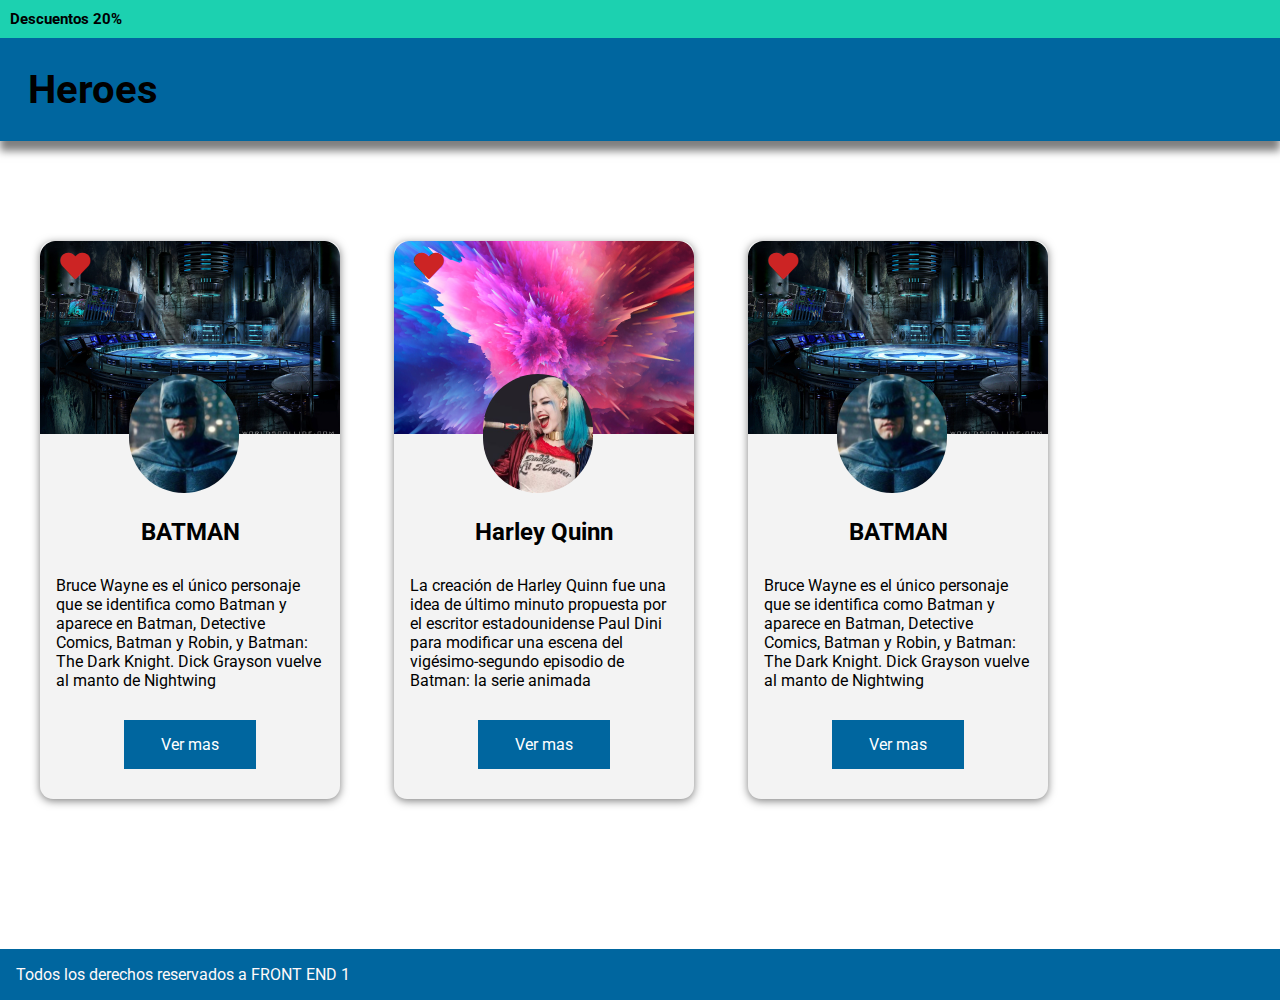
<file: root/CardSuperHeroes/index.html>
<!DOCTYPE html>
<html lang="en">
  <head>
    <meta charset="UTF-8" />
    <meta http-equiv="X-UA-Compatible" content="IE=edge" />
    <meta name="viewport" content="width=device-width, initial-scale=1.0" />
    <title>Cards Super Heroes</title>
    <link
      rel="stylesheet"
      href="https://use.fontawesome.com/releases/v5.15.2/css/all.css"
    />
    <link rel="preconnect" href="https://fonts.googleapis.com" />
    <link rel="preconnect" href="https://fonts.gstatic.com" crossorigin />
    <link
      href="https://fonts.googleapis.com/css2?family=Roboto:wght@300&display=swap"
      rel="stylesheet"
    />
    <link href="styles.css" rel="stylesheet" />
  </head>
  <body>
    <header class="header">
      <div class="dscto">
        <span>Descuentos 20%</span>
      </div>
      <div class="titulo">
        <span>Heroes</span>
      </div>
    </header>
    <main class="main">
      <ul>
        <li class="card">
          <div class="padre">
            <i class="fas fa-heart heart"></i>
            <div><img src="img/fondobatman.png" /></div>
            <div class="mitad">
              <img class="redondo" src="img/batman.png" />
            </div>
          </div>
          <div class="centrar">
            <h2>BATMAN</h2>
            <p class="texto">
              Bruce Wayne es el único personaje que se identifica como Batman y
              aparece en Batman, Detective Comics, Batman y Robin, y Batman: The
              Dark Knight. Dick Grayson vuelve al manto de Nightwing
            </p>
            <a class="boton" href="#"> Ver mas </a>
          </div>
        </li>
        <!-- Card 2-->
        <li class="card espacio">
          <div class="padre">
            <i class="fas fa-heart heart"></i>
            <div><img src="img/fondoHQ.png" /></div>
            <div class="mitad">
              <img class="redondo" src="img/HQ.jpg" />
            </div>
          </div>
          <div class="centrar">
            <h2>Harley Quinn</h2>
            <p class="texto">
              La creación de Harley Quinn fue una idea de último minuto
              propuesta por el escritor estadounidense Paul Dini para modificar
              una escena del vigésimo-segundo episodio de Batman: la serie
              animada
            </p>
            <a class="boton" href="#"> Ver mas </a>
          </div>
        </li>
        <!-- Card 3-->
        <li class="card espacio">
          <div class="padre">
            <i class="fas fa-heart heart"></i>
            <div><img src="img/fondobatman.png" /></div>
            <div class="mitad">
              <img class="redondo" src="img/batman.png" />
            </div>
          </div>
          <div class="centrar">
            <h2>BATMAN</h2>
            <p class="texto">
              Bruce Wayne es el único personaje que se identifica como Batman y
              aparece en Batman, Detective Comics, Batman y Robin, y Batman: The
              Dark Knight. Dick Grayson vuelve al manto de Nightwing
            </p>
            <a class="boton" href="#"> Ver mas </a>
          </div>
        </li>
      </ul>
    </main>
    <footer class="footer">Todos los derechos reservados a FRONT END 1</footer>
  </body>
</html>
</file>
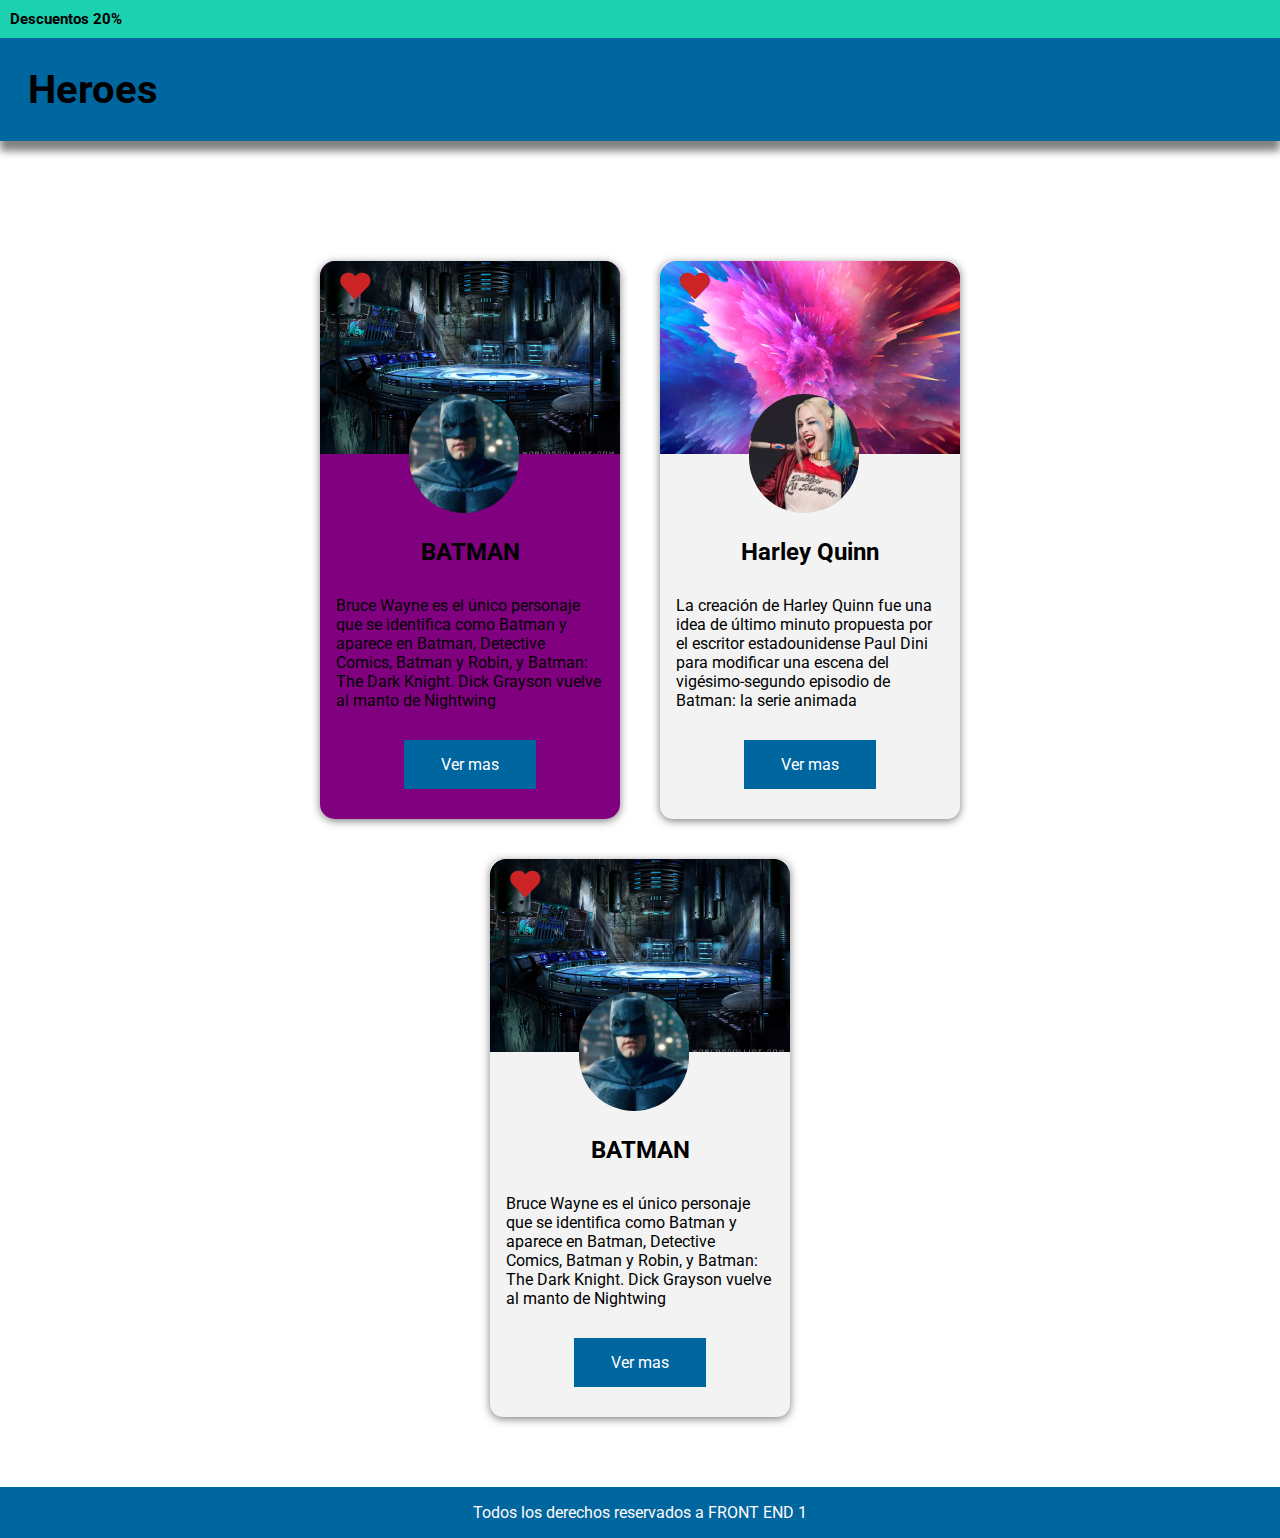
<file: root/CardSuperHeroes2/index.html>
<!DOCTYPE html>
<html lang="en">
  <head>
    <meta charset="UTF-8" />
    <meta http-equiv="X-UA-Compatible" content="IE=edge" />
    <meta name="viewport" content="width=device-width, initial-scale=1.0" />
    <title>Cards Super Heroes</title>
    <link
      rel="stylesheet"
      href="https://use.fontawesome.com/releases/v5.15.2/css/all.css"
    />
    <link rel="preconnect" href="https://fonts.googleapis.com" />
    <link rel="preconnect" href="https://fonts.gstatic.com" crossorigin />
    <link
      href="https://fonts.googleapis.com/css2?family=Roboto:wght@300&display=swap"
      rel="stylesheet"
    />
    <link href="styles.css" rel="stylesheet" />
  </head>
  <body>
    <header class="header">
      <div class="dscto">
        <span>Descuentos 20%</span>
      </div>
      <div class="titulo">
        <span>Heroes</span>
      </div>
    </header>
    <main class="main">
      <ul class="contenedor">
        <li class="card">
          <div class="padre">
            <i class="fas fa-heart heart"></i>
            <div><img src="img/fondobatman.png" /></div>
            <div class="mitad">
              <img class="redondo" src="img/batman.png" />
            </div>
          </div>
          <div class="centrar">
            <h2>BATMAN</h2>
            <p class="texto">
              Bruce Wayne es el único personaje que se identifica como Batman y
              aparece en Batman, Detective Comics, Batman y Robin, y Batman: The
              Dark Knight. Dick Grayson vuelve al manto de Nightwing
            </p>
            <a class="boton" href="#"> Ver mas </a>
          </div>
        </li>
        <!-- Card 2-->
        <li class="card">
          <div class="padre">
            <i class="fas fa-heart heart"></i>
            <div><img src="img/fondoHQ.png" /></div>
            <div class="mitad">
              <img class="redondo" src="img/HQ.jpg" />
            </div>
          </div>
          <div class="centrar">
            <h2>Harley Quinn</h2>
            <p class="texto">
              La creación de Harley Quinn fue una idea de último minuto
              propuesta por el escritor estadounidense Paul Dini para modificar
              una escena del vigésimo-segundo episodio de Batman: la serie
              animada
            </p>
            <a class="boton" href="#"> Ver mas </a>
          </div>
        </li>
        <!-- Card 3-->
        <li class="card">
          <div class="padre">
            <i class="fas fa-heart heart"></i>
            <div><img src="img/fondobatman.png" /></div>
            <div class="mitad">
              <img class="redondo" src="img/batman.png" />
            </div>
          </div>
          <div class="centrar">
            <h2>BATMAN</h2>
            <p class="texto">
              Bruce Wayne es el único personaje que se identifica como Batman y
              aparece en Batman, Detective Comics, Batman y Robin, y Batman: The
              Dark Knight. Dick Grayson vuelve al manto de Nightwing
            </p>
            <a class="boton" href="#"> Ver mas </a>
          </div>
        </li>
      </ul>
    </main>
    <footer class="footer">Todos los derechos reservados a FRONT END 1</footer>
  </body>
</html>
</file>
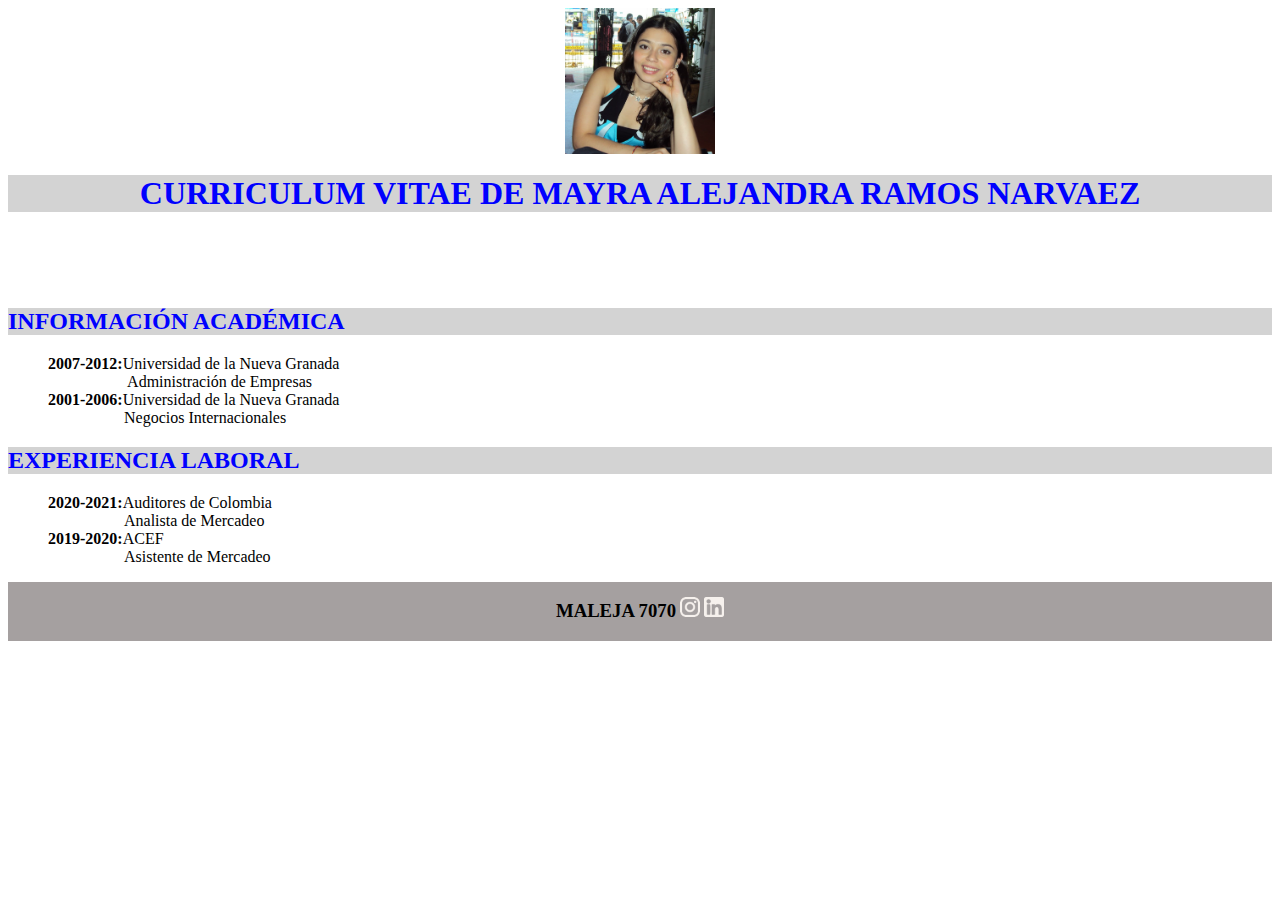
<file: root/CurriculumVitae/index.html>
<!DOCTYPE html>
<html lang="en">
  <head>
    <meta charset="UTF-8" />
    <meta http-equiv="X-UA-Compatible" content="IE=edge" />
    <meta name="viewport" content="width=device-width, initial-scale=1.0" />
    <title>CV Mayra Alejandra Ramos</title>
    <link href="styles.css" rel="stylesheet" />
  </head>
  <body>
    <header>
      <img  src=" img/yo.jpg" alt="FotoMayraRamos" height="146,37" width="150" />
    </header>
    <main>
      <h1 style="background:lightgrey;"id="curriculum">CURRICULUM VITAE DE MAYRA ALEJANDRA RAMOS NARVAEZ</h1>
      <br />
      <br />
      <br />
      <h2 class="titulo" style="background:lightgrey; >DATOS PERSONALES</h2>
      <ul>
        <li><em><strong>Nombre completo:</em></strong> Mayra Alejandra Ramos</li>
        <li><em><strong>Fecha de Nacimiento:</em></strong>21/09/1939</li>
        <li><em><strong>Lugar de Nacimiento:</em></strong> Madrid - España</li>
      </ul>
      <h2 class="titulo" style="background:lightgrey";>INFORMACIÓN ACADÉMICA</h2>
      <ul type="none">
        <li>
          <strong>2007-2012:</strong>Universidad de la Nueva Granada<br>
          &nbsp&nbsp&nbsp&nbsp&nbsp&nbsp&nbsp&nbsp&nbsp&nbsp&nbsp&nbsp&nbsp&nbsp&nbsp&nbsp&nbsp&nbsp&nbsp Administración de Empresas
        </li>
        <li>
         <strong> 2001-2006:</strong>Universidad de la Nueva Granada<br>
         &nbsp&nbsp&nbsp&nbsp&nbsp&nbsp&nbsp&nbsp&nbsp&nbsp&nbsp&nbsp&nbsp&nbsp&nbsp&nbsp&nbsp&nbsp&nbspNegocios Internacionales
        </li>
      </ul type="none">
      <h2 class="titulo" style="background:lightgrey"> EXPERIENCIA LABORAL</h2>
      <ul type="none">
        <li> <strong>2020-2021:</strong>Auditores de Colombia <br>
          &nbsp&nbsp&nbsp&nbsp&nbsp&nbsp&nbsp&nbsp&nbsp&nbsp&nbsp&nbsp&nbsp&nbsp&nbsp&nbsp&nbsp&nbsp&nbspAnalista de Mercadeo</li>
        <li> <strong>2019-2020:</strong>ACEF <br>
          &nbsp&nbsp&nbsp&nbsp&nbsp&nbsp&nbsp&nbsp&nbsp&nbsp&nbsp&nbsp&nbsp&nbsp&nbsp&nbsp&nbsp&nbsp&nbspAsistente de Mercadeo</li>
      </ul>
    </main>
  </body>
  
  <footer style="background:rgb(165, 160, 160); text-align: center;">
    <h3 style="display: inline-block;"> MALEJA 7070 </h3>
    <div style="display: inline-block;">
      <img src="img/Instagram.png" height=20px/>
    </div>
    <div style="display: inline-block;">
      <img src="img/linkedin.png" height=20px/>
    </div>
  </footer>
  
</html>
</file>
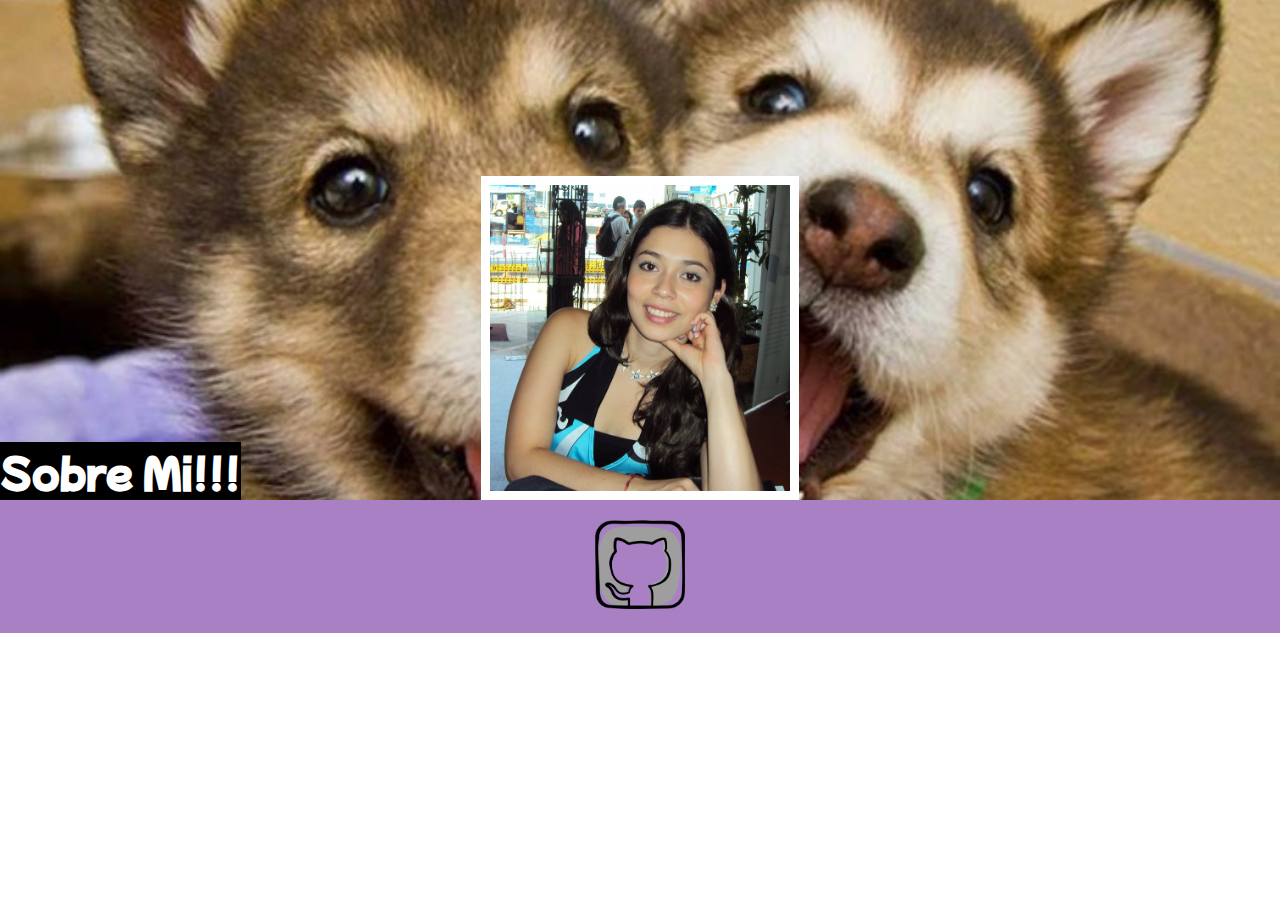
<file: root/MiBio/index.html>
<!DOCTYPE html>
<html lang="en">
  <head>
    <meta charset="UTF-8" />
    <meta http-equiv="X-UA-Compatible" content="IE=edge" />
    <meta name="viewport" content="width=device-width, initial-scale=1.0" />
    <link href="css/main.css" rel="stylesheet" />
    <title>Mi Bio</title>
    <link rel="preconnect" href="https://fonts.googleapis.com" />
    <link rel="preconnect" href="https://fonts.gstatic.com" crossorigin />
    <link
      href="https://fonts.googleapis.com/css2?family=Mochiy+Pop+One&display=swap"
      rel="stylesheet"
    />
  </head>

  <body>
    <header class="banner">
      <div class="bottom"><img src="img/yo.jpg" class="foto" /></div>
      <nav class="menu">
        <a class="negrita" href="./sobremi.html">Sobre Mi!!!</a>
      </nav>
    </header>
  </body>
  <footer class="footer">
    <div>
      <a href="https://github.com/MayraRamosN" target="_blank">
        <img class="icono" src="./img/github.png" alt="github" />
      </a>
    </div>
  </footer>
</html>
</file>
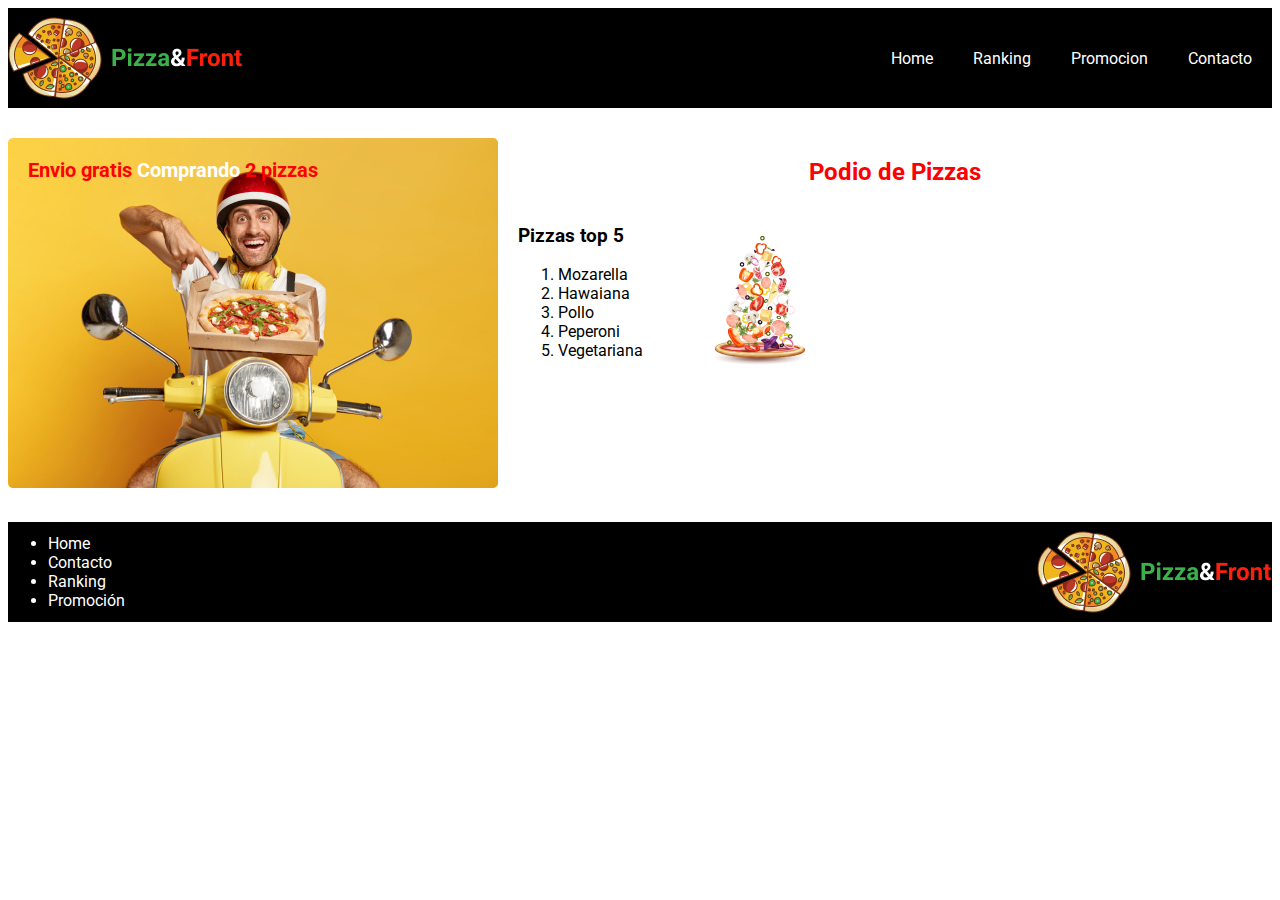
<file: root/PizzeriaWeb/index.html>
<!DOCTYPE html>
<html lang="en">
  <head>
    <meta charset="UTF-8" />
    <meta http-equiv="X-UA-Compatible" content="IE=edge" />
    <meta name="viewport" content="width=device-width, initial-scale=1.0" />
    <title>Pizza&Front</title>
    <link rel="stylesheet" href="./css/style.css" />
    <link rel="preconnect" href="https://fonts.googleapis.com" />
    <link rel="preconnect" href="https://fonts.gstatic.com" crossorigin />
    <link
      href="https://fonts.googleapis.com/css2?family=Roboto:wght@300&display=swap"
      rel="stylesheet"
    />
  </head>
  <body>
    <header class="header">
      <img src="img/logopizza.png" />
      <nav>
        <ul class="lista" type="none">
          <li>Home</li>
          <li>Ranking</li>
          <li>Promocion</li>
          <li>Contacto</li>
        </ul>
      </nav>
    </header>
    <div class="contenedor">
      <div class="segundobloque">
        <p class="roja">
          Envio gratis <span class="blanco">Comprando</span> 2 pizzas
        </p>
        <img src="./img/delivery.jpg" />
      </div>
      <div class="segundocontenedor">
        <h2 class="titulo">Podio de Pizzas</h2>
        <div class="contenido">
          <div>
            <h3>Pizzas top 5</h3>
            <ol type="1">
              <li>Mozarella</li>
              <li>Hawaiana</li>
              <li>Pollo</li>
              <li>Peperoni</li>
              <li>Vegetariana</li>
            </ol>
          </div>
          <div class="espacio"><img class src="./img/PizzaFalling.jpg" /></div>
        </div>
      </div>
    </div>
    <footer class="footer">
      <nav>
        <ul>
          <li>Home</li>
          <li>Contacto</li>
          <li>Ranking</li>
          <li>Promoción</li>
        </ul>
      </nav>
      <img src="img/logopizza.png" />
    </footer>
  </body>
</html>
</file>
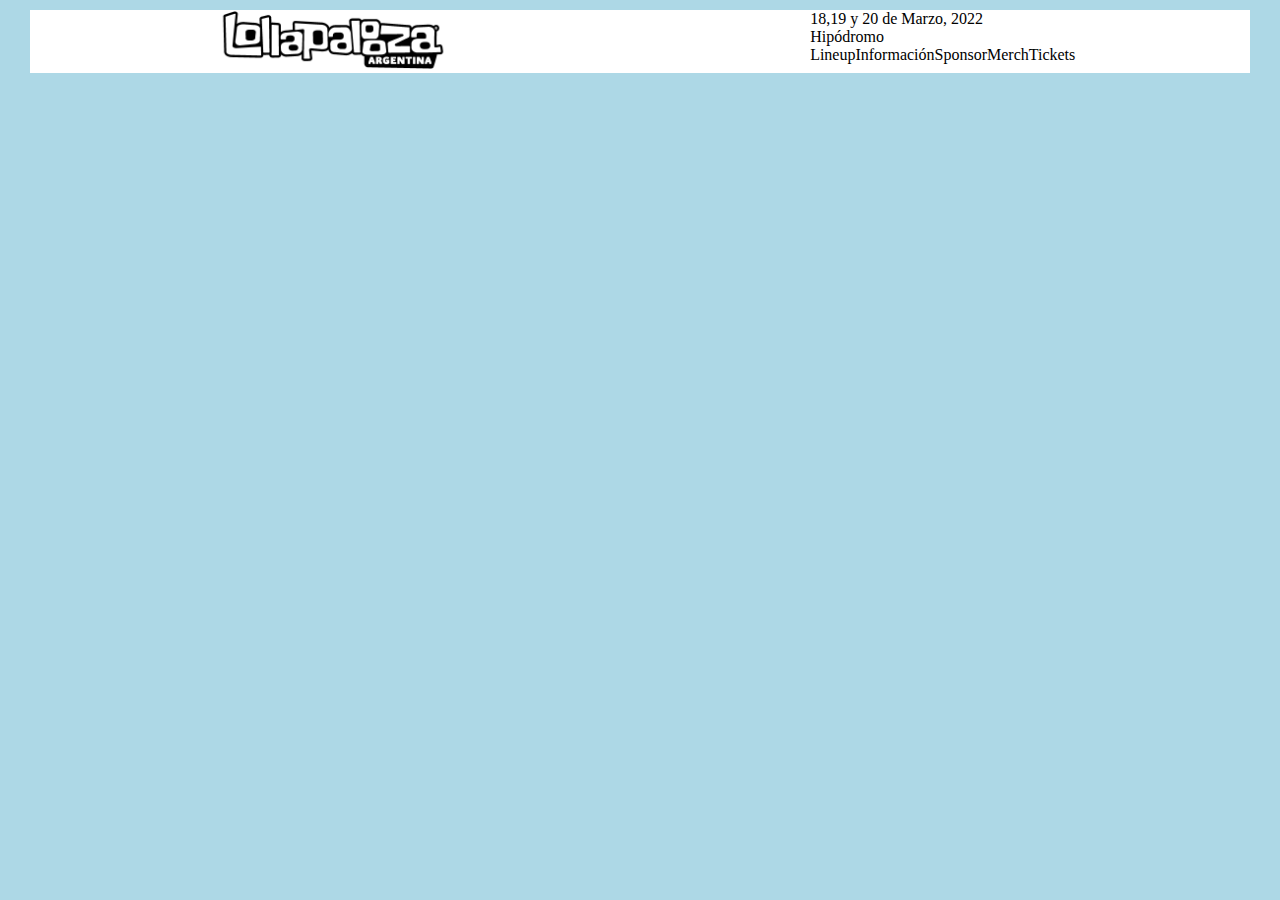
<file: root/Practica19Nov/index.html>
<!DOCTYPE html>
<html lang="en">
  <head>
    <meta charset="UTF-8" />
    <meta http-equiv="X-UA-Compatible" content="IE=edge" />
    <meta name="viewport" content="width=device-width, initial-scale=1.0" />
    <title>Document</title>
    <link rel="stylesheet" href="css/style.css" />
  </head>
  <body>
    <header>
      <a href="#"><img src="./img/Logo.png" alt="Lolapalooza" /> </a>
      <section>
        <p>18,19 y 20 de Marzo, 2022</p>
        <p>Hipódromo</p>
        <nav>
          <ul class="container">
            <li><a href="#"> Lineup</a></li>
            <li><a href="#"> Información</a></li>
            <li><a href="#"> Sponsor</a></li>
            <li><a href="#"> Merch</a></li>
            <li><a href="#"> Tickets</a></li>
          </ul>
        </nav>
      </section>
    </header>
  </body>
</html>
</file>
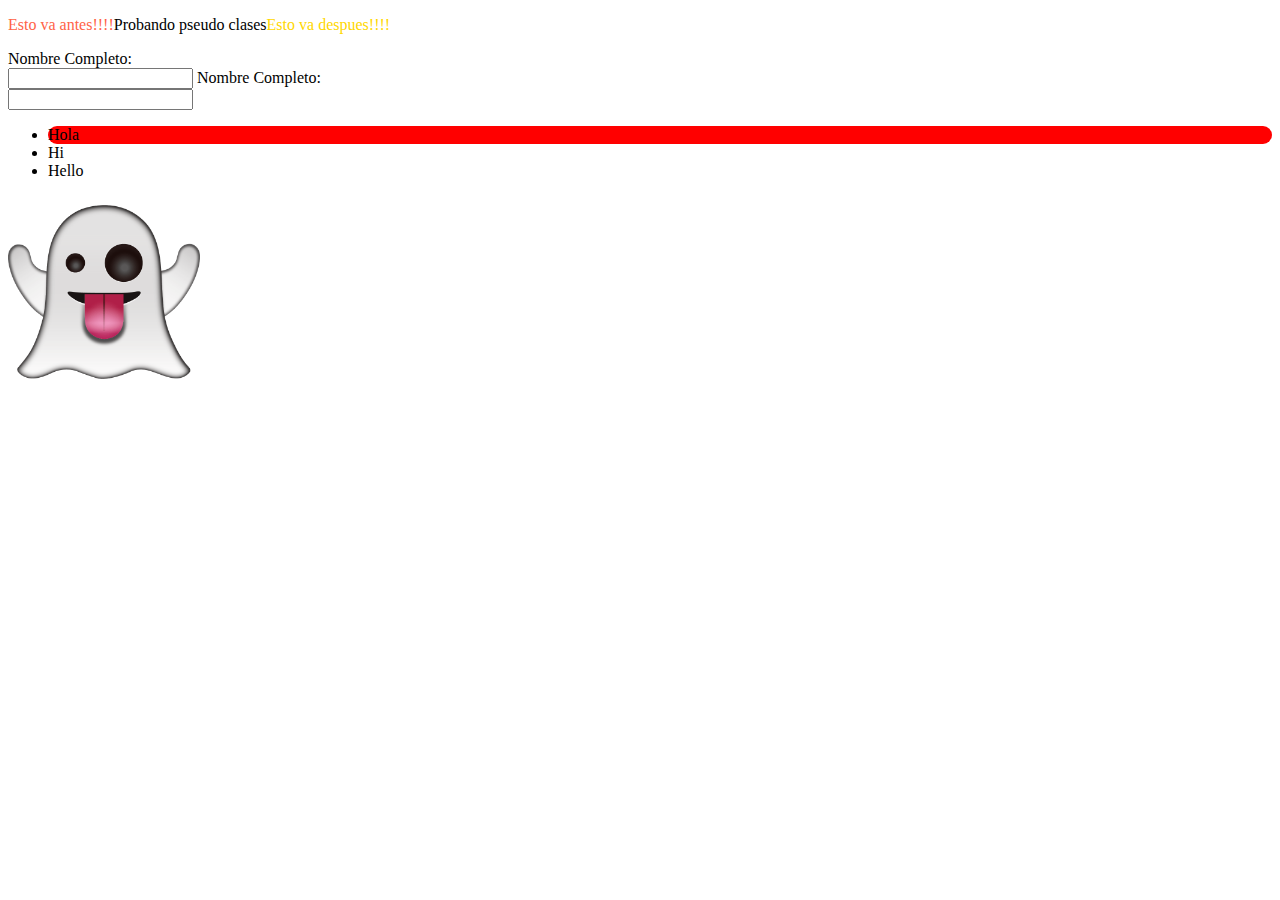
<file: root/Practicas/index.html>
<!DOCTYPE html>
<html lang="en">
  <head>
    <meta charset="UTF-8" />
    <meta http-equiv="X-UA-Compatible" content="IE=edge" />
    <meta name="viewport" content="width=device-width, initial-scale=1.0" />
    <title>Document</title>
    <link rel="stylesheet" href="./css/styles.css" />
  </head>
  <body>
    <!-- <div>
        <a href="contacto.html" target="_blank">Contacto </a></li>
      </div> -->
    <div>
      <p>Probando pseudo clases</p>
    </div>
    <span>
      <label>Nombre Completo:</label> <br />
      <input type="text" required name="nombredeusuario" />

      <label>Nombre Completo:</label> <br />
      <input type="text" required name="nombredeusuario" />
    </span>
    <ul>
      <li>Hola</li>
      <li>Hi</li>
      <li>Hello</li>
    </ul>

    <div class="fantasma">
      <img class="ghost" src="img/fantasma.png" alt="fantasma" />
    </div>
    </body>
</html>
</file>
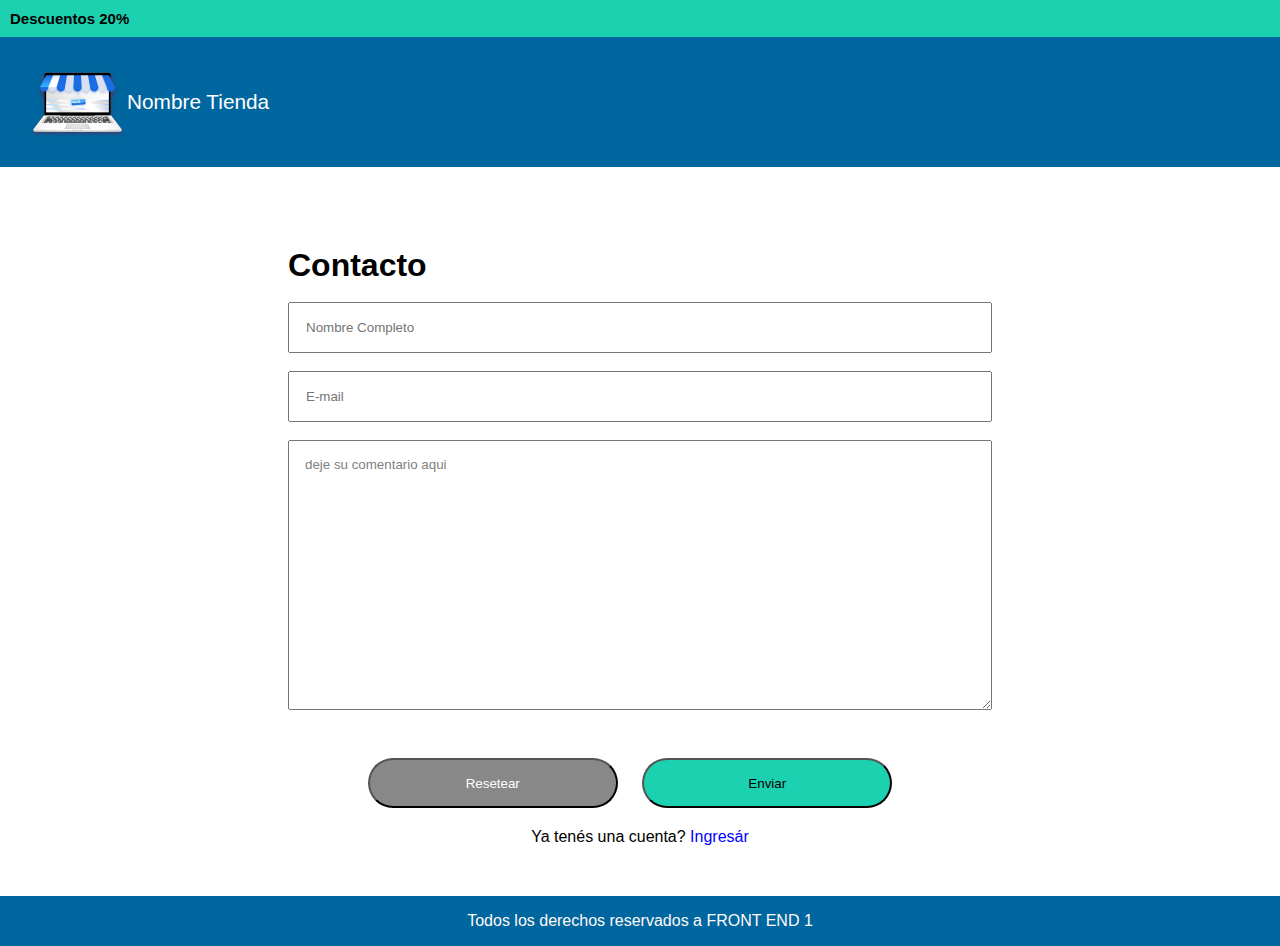
<file: root/CardSuperHeroes2/contacto.html>
<!DOCTYPE html>
<html lang="en">
<head>
    <meta charset="UTF-8">
    <meta http-equiv="X-UA-Compatible" content="IE=edge">
    <meta name="viewport" content="width=device-width, initial-scale=1.0">
    <title>Contacto</title>
    <link href="styles.css" rel="stylesheet" />
  </head>
  <body>
    <header class="header">
      <div class="dscto">
        <span>Descuentos 20%</span>
      </div>
      <div class="titulo2">
        <img src="img/tienda.png" alt="tienda">
        <span>Nombre Tienda</span>
      </div>
</head>
<body>
    <div class="centrar2">
     <form action="" method="post">
       <div class="formulario">
        <h1>Contacto</h1>
        <div>
          <label>Nombre Completo:</label> <br/>
          <input type="text" name="nombredeusuario" placeholder="Nombre Completo"> 
        </div>
        <div>
          <label>E-mail:</label> <br/>
          <input type="email" name="email" placeholder="E-mail"> 
        </div>
        <div>
          <label for="comentario" placeholder="deje su comentario:"> Deje su comentario:</label> <br/>
          <textarea name="comentario" id="comentario">deje su comentario aqui </textarea>
        </div>
        <div class="botones">
          <button id="reset" type="reset">Resetear</button>
          <button id="submit" type="submit">Enviar</button> 
          <div>Ya tenés una cuenta? <a class="colorenlace" href="ingresar.html">Ingresár</a></div>
        </div>
        
      </div>
      </form> 
     </div>
<footer class="footer">Todos los derechos reservados a FRONT END 1</footer>
</body>
</html>
</file>
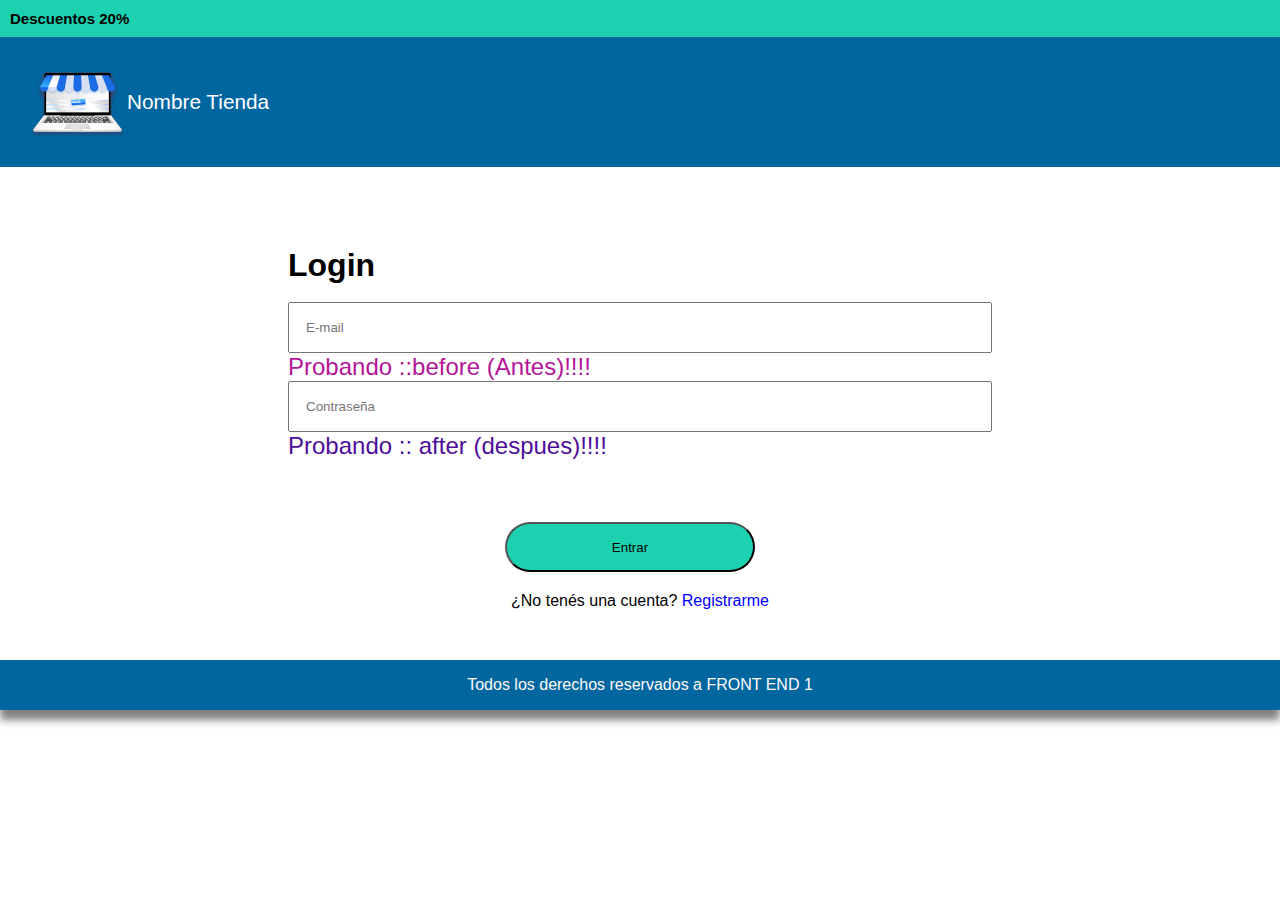
<file: root/CardSuperHeroes2/ingresar.html>
<!DOCTYPE html>
<html lang="en">
<head>
    <meta charset="UTF-8">
    <meta http-equiv="X-UA-Compatible" content="IE=edge">
    <meta name="viewport" content="width=device-width, initial-scale=1.0">
    <title>Login</title>
    <link href="styles.css" rel="stylesheet" />
  </head>
  <body>
    <header class="header">
      <div class="dscto">
        <span>Descuentos 20%</span>
      </div>
      <div class="titulo2">
        <img src="img/tienda.png" alt="tienda">
        <span>Nombre Tienda</span>
      </div>
</head>
<body>
    <div class="centrar2">
     <form action="" method="post">
       <div class="formulario">
        <h1>Login</h1>
        <div>
          <label>E-mail:</label> <br/>
          <input type="email" name="email" placeholder="E-mail"> 
        </div>
        <div class="pass">
          <label>Contraseña:</label> <br/>
          <input type="password" name="password" placeholder="Contraseña"> 
        </div>
        <br/>
        <div class="botones">
          <button id="submit" type="submit">Entrar</button> 
          <div>¿No tenés una cuenta? <a class="colorenlace" href="registrarme.html">Registrarme</a></div>
        </div>
        
      </div>
      </form> 
     </div>
<footer class="footer">Todos los derechos reservados a FRONT END 1</footer>
</body>
</html>
</file>
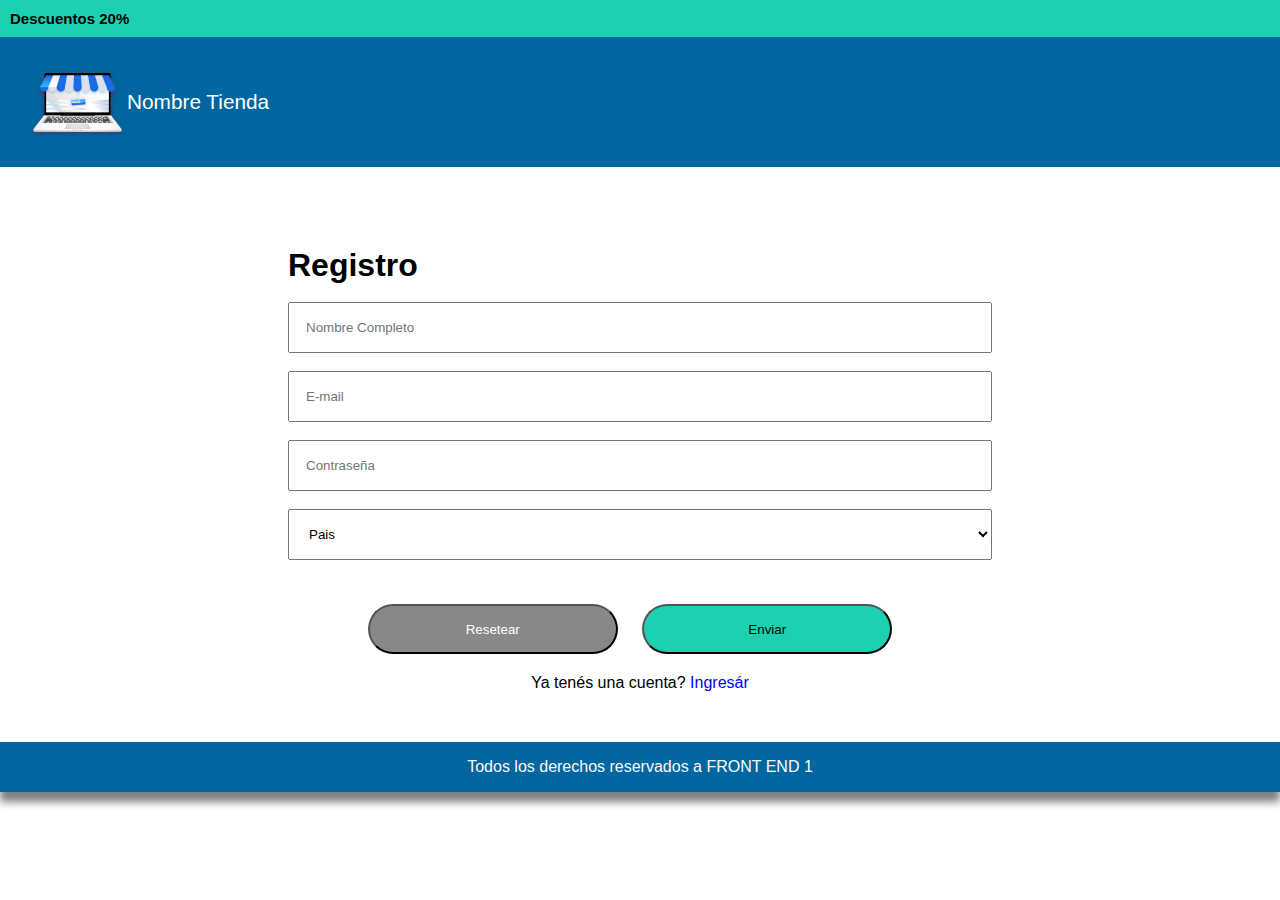
<file: root/CardSuperHeroes2/registrarme.html>
<!DOCTYPE html>
<html lang="en">
<head>
    <meta charset="UTF-8">
    <meta http-equiv="X-UA-Compatible" content="IE=edge">
    <meta name="viewport" content="width=device-width, initial-scale=1.0">
    <title>Registro</title>
    <link href="styles.css" rel="stylesheet" />
  </head>
  <body>
    <header class="header">
      <div class="dscto">
        <span>Descuentos 20%</span>
      </div>
      <div class="titulo2">
        <img src="img/tienda.png" alt="tienda">
        <span>Nombre Tienda</span>
      </div>
</head>
<body>
    <div class="centrar2">
     <form action="" method="post">
       <div class="formulario">
        <h1>Registro</h1>
        <div>
          <label>Nombre Completo:</label> <br/>
          <input type="text" name="nombredeusuario" placeholder="Nombre Completo"> 
        </div>
        <div>
          <label>E-mail:</label> <br/>
          <input type="email" name="email" placeholder="E-mail"> 
        </div>
        <div>
          <label>Contraseña:</label> <br/>
          <input type="password" name="password" placeholder="Contraseña"> 
        </div>
        <br/>
        <select class="tamano">
          <option disabled selected>Pais</option>
          <option value="argentina">Argentina</option>
          <option value="colombia">Colombia</option>
          <option value="brasil">Brasil</option>
        </select>
        <div class="botones">
          <button id="reset" type="reset">Resetear</button>
          <button id="submit" type="submit">Enviar</button> 
          <div>Ya tenés una cuenta? <a class="colorenlace" href="ingresar.html">Ingresár</a></div>
        </div>
        
      </div>
      </form> 
     </div>
<footer class="footer">Todos los derechos reservados a FRONT END 1</footer>
</body>
</html>
</file>
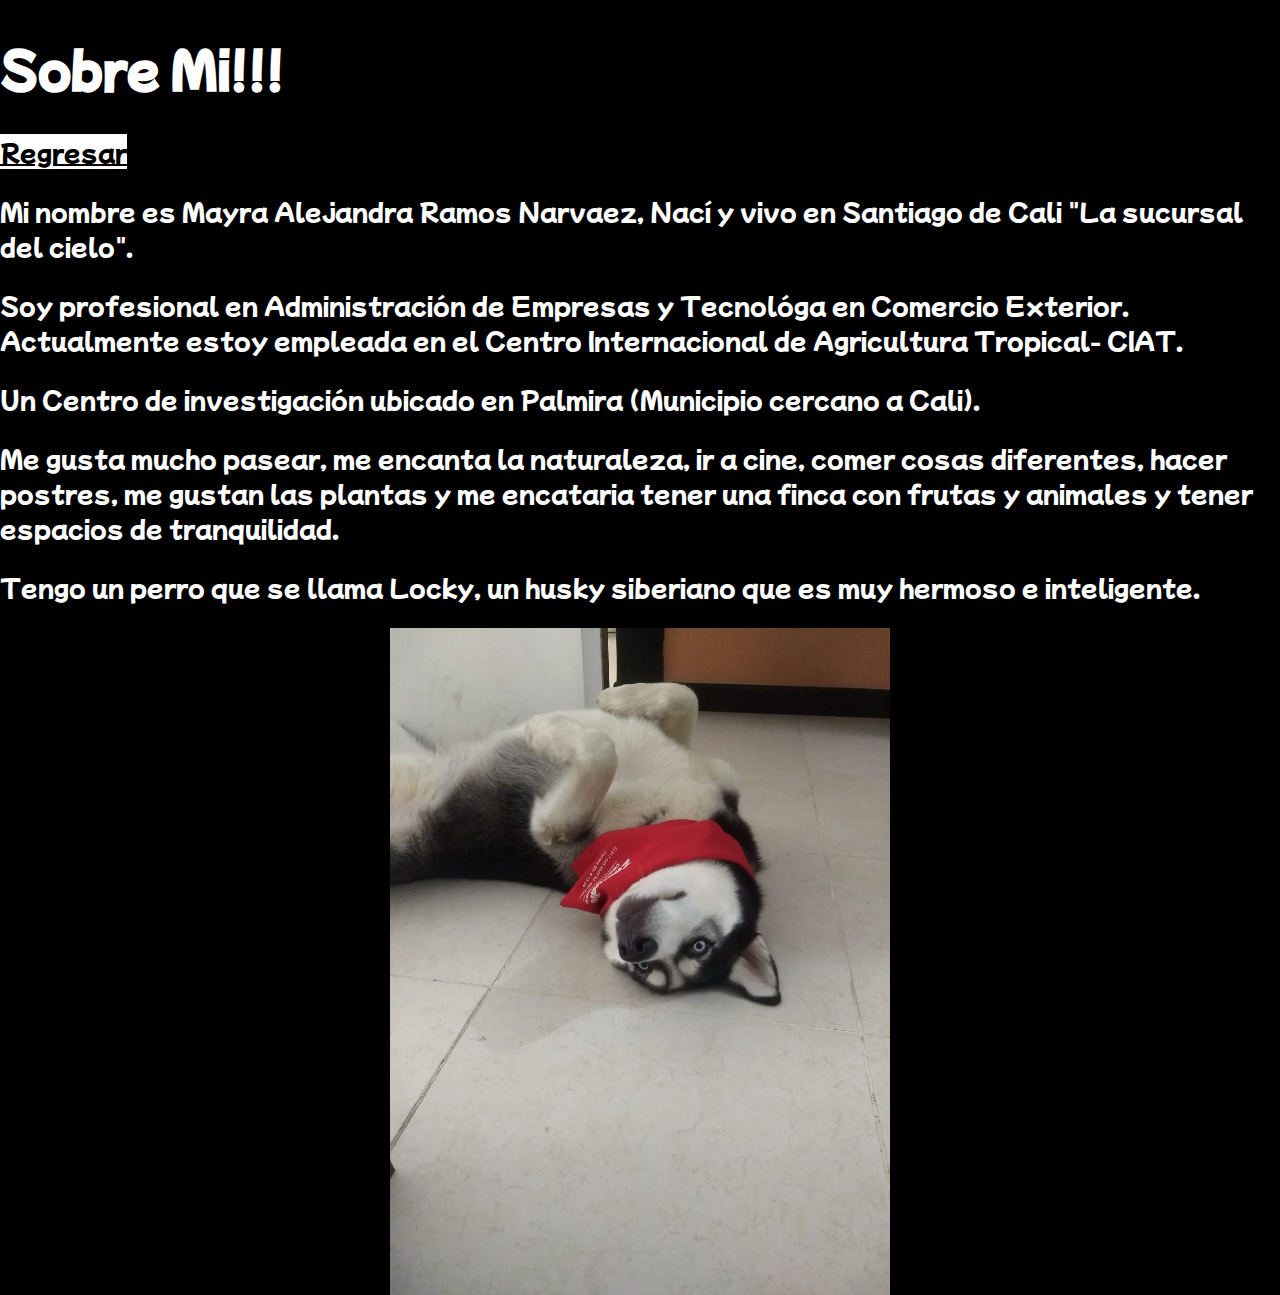
<file: root/MiBio/sobremi.html>
<!DOCTYPE html>
<html lang="en">
  <head>
    <meta charset="UTF-8" />
    <meta http-equiv="X-UA-Compatible" content="IE=edge" />
    <meta name="viewport" content="width=device-width, initial-scale=1.0" />
    <title>Sobre Mi !!!</title>
    <link href="css/main.css" rel="stylesheet" />
    <link rel="preconnect" href="https://fonts.googleapis.com" />
    <link rel="preconnect" href="https://fonts.gstatic.com" crossorigin />
    <link
      href="https://fonts.googleapis.com/css2?family=Mochiy+Pop+One&display=swap"
      rel="stylesheet"
    />
  </head>
  <body class="letra">
    <header>
      <h1>Sobre Mi!!!</h1>
      <a class="boton" href="./index.html">Regresar</a>
    </header>
    <section>
      <p>
        Mi nombre es Mayra Alejandra Ramos Narvaez, Nací y vivo en Santiago de
        Cali "La sucursal del cielo".
      </p>
      <p>
        Soy profesional en Administración de Empresas y Tecnológa en Comercio
        Exterior. Actualmente estoy empleada en el Centro Internacional de
        Agricultura Tropical- CIAT.
      </p>
      <p>
        Un Centro de investigación ubicado en Palmira (Municipio cercano a
        Cali).
      </p>
      <p>
        Me gusta mucho pasear, me encanta la naturaleza, ir a cine, comer cosas
        diferentes, hacer postres, me gustan las plantas y me encataria tener
        una finca con frutas y animales y tener espacios de tranquilidad.
      </p>
      <p>
        Tengo un perro que se llama Locky, un husky siberiano que es muy hermoso
        e inteligente.
      </p>
      <img class="tamano" src="./img/Locky.jpeg" />
    </section>
  </body>
  <footer></footer>
</html>
</file>
<file: root/CardSuperHeroes/styles.css>
* {
  box-sizing: border box;
  margin: 0;
  padding: 0;
  color: black;
}

body,
html {
  height: 100vh;
  width: 100vw;
}

body {
  font-family: "Roboto", sans-serif;
}

.dscto {
  background-color: #1cd1b0;
  width: 100%;
  font-size: 15px;
  padding: 10px;
  font-weight: bold;
}
.titulo {
  background-color: #00669f;
  width: 100%;
  font-size: 40px;
  font-weight: bold;
  padding: 28px;
}
.header {
  box-shadow: rgba(0, 0, 0, 0.5) 0px 10px 8px;
}

.main {
  padding: 100px 40px 0;
}

li {
  list-style-type: none;
}

.card {
  background-color: #f3f3f3;
  box-shadow: rgba(0, 0, 0, 0.5) 0px 2px 8px;
  width: 300px;
  border-radius: 13px;
  display: inline-block;
}
.espacio {
  margin-left: 50px;
}

.boton {
  padding: 15px 37px;
  background-color: #00669f;
  display: inline-block;
  color: white;
  text-decoration: none;
  margin: 0 auto 30px;
}
.texto {
  padding: 30px 16px;
  text-align: left;
}
.centrar {
  text-align: center;
  margin-top: 80px;
}
.redondo {
  border-radius: 60px;
  width: 110px;
  height: 119px;
}
.padre {
  position: relative;
}
.mitad {
  position: absolute;
  top: 133px;
  left: 89px;
}
.heart {
  position: absolute;
  top: 10px;
  left: 20px;
  color: #cc2424;
  font-size: 30px;
}

.footer {
  padding: 16px;
  margin-top: 150px;
  color: #fff9f9;
  background-color: #00669f;
}
</file>
<file: root/CardSuperHeroes2/styles.css>
* {
  box-sizing: border-box;
  margin: 0;
  padding: 0;
  color: black;
}

.navegacion {
  background-color: #001d2d;
  display: flex;
  justify-content: flex-end;
}

body,
html {
  height: 100vh;
  width: 100vw;
}

.navegacion ul {
  display: flex;
  align-items: center;
  list-style: none;
  gap: 20px;
}

.navegacion a {
  color: white;
  text-decoration: none;
}

body {
  font-family: "Roboto", sans-serif;
}

.dscto {
  background-color: #1cd1b0;
  width: 100%;
  font-size: 15px;
  padding: 10px;
  font-weight: bold;
}
.titulo {
  background-color: #00669f;
  width: 100%;
  font-size: 40px;
  font-weight: bold;
  padding: 28px;
}
.titulo2 {
  background-color: #00669f;
  width: 100%;
  padding: 28px;
  color: #fff;
  display: flex;
  align-items: center;
}
.titulo2 span {
  color: #fff;
  font-size: 1.3rem;
}
.header {
  box-shadow: rgba(0, 0, 0, 0.5) 0px 10px 8px;
}

.main {
  display: flex;
  justify-content: center;
  padding: 100px 0 0;
}

.contenedor {
  display: flex;
  flex-wrap: wrap;
  justify-content: center;
  margin: auto;
  width: 75%;
}

.contenedor li {
  list-style-type: none;
  margin: 20px;
}
.card {
  background-color: #f3f3f3;
  box-shadow: rgba(0, 0, 0, 0.5) 0px 2px 8px;
  width: 300px;
  border-radius: 13px;
  display: inline-block;
}

.centrar2 {
  margin-top: 80px;
}
.boton {
  padding: 15px 37px;
  background-color: #00669f;
  display: inline-block;
  color: white;
  text-decoration: none;
  margin: 0 auto 30px;
}
.texto {
  padding: 30px 16px;
  text-align: left;
}
.centrar {
  display: flex;
  flex-direction: column;
  text-align: center;
  margin-top: 80px;
}
.redondo {
  border-radius: 60px;
  width: 110px;
  height: 119px;
}
.padre {
  position: relative;
}
.mitad {
  position: absolute;
  top: 133px;
  left: 89px;
}
.heart {
  position: absolute;
  top: 10px;
  left: 20px;
  color: #cc2424;
  font-size: 30px;
}

.footer {
  padding: 16px;
  margin-top: 50px;
  text-align: center;
  color: #fff9f9;
  background-color: #00669f;
}

button {
  margin: 20px;
  border-radius: 2rem;
  height: 50px;
  width: 250px;
  flex: 0 0 200px;
  margin-left: 0px;
}

#reset {
  background-color: rgba(136, 136, 136, 1);
  color: white;
}

#submit {
  background-color: rgba(28, 209, 176, 1);
  color: black;
}
.colorenlace {
  text-decoration: none;
  color: blue;
}
.tamano {
  padding: 1rem 0;
}
.formulario {
  width: 55vw;
  margin: auto;
}
.formulario label {
  display: none;
}
.formulario input,
.formulario select {
  width: 100%;
  padding: 1rem;
}
.botones {
  text-align: center;
  margin: 1.5rem 0;
}

textarea {
  width: 100%;
  height: 30vh;
  padding: 1rem;
  font-family: Verdana, Geneva, Tahoma, sans-serif;
  color: gray;
}

#submit:hover {
  background-color: salmon;
  border: 3px solid blue;
  cursor: pointer;
}

.pass::before {
  content: "Probando ::before (Antes)!!!!";
  color: rgb(179, 21, 152);
  font-size: 1.5rem;
}

.pass::after {
  content: "Probando :: after (despues)!!!!";
  color: rgb(78, 13, 153);
  font-size: 1.5rem;
}

li:nth-child(1) {
  border-radius: 15px;
  background-color: purple;
}

@media (max-width: 700px) {
  .heart {
    top: 10px;
    left: 20px;
    color: #cc2424;
    font-size: 30px;
  }
}
</file>
<file: root/CurriculumVitae/styles.css>
img {
  display: block;
  margin: auto;
}

#curriculum {
  color: blue;
  text-align: center;
}
.titulo {
  color: blue;
}
</file>
<file: root/MiBio/css/main.css>
body {
  margin: 0;
}
.banner {
  background-image: url("../img/banner.jpg");
  width: 100%;
  height: 500px;
  background-size: cover;
  background-position: center;
  position: relative;
}
.bottom {
  position: absolute;
  left: 0;
  right: 0;
  bottom: 0;
}
.foto {
  width: 300px;
  display: block;
  margin: 0 auto;
  border: 9px solid white;
}

.menu {
  position: absolute;
  bottom: 0;
}

.negrita {
  font-weight: bolder;
  color: white;
  font-size: 40px;
  text-decoration: none;
  background-color: black;
  font-family: "Mochiy Pop One", sans-serif;
}

.footer {
  background-color: rgb(169, 128, 196);
  text-align: center;
  padding-top: 20px;
  padding-bottom: 20px;
}
.icono {
  width: 90px;
}
.letra {
  font-family: "Mochiy Pop One", sans-serif;
  font-size: 24px;
  background-color: black;
  color: white;
}
.tamano {
  width: 500px;
  margin: 0 auto;
  display: block;
}
.boton {
  background-color: white;
  color: black;
}
</file>
<file: root/PizzeriaWeb/css/style.css>
body {
  font-family: "Roboto", sans-serif;
}

.lista {
  display: flex;
  color: white;
}
.lista li {
  padding: 0 20px;
}

.header {
  display: flex;
  justify-content: space-between;
  background-color: black;
  height: 100px;
  align-items: center;
  margin-bottom: 30px;
}

.contenedor {
  display: flex;
}
.segundocontenedor {
  padding-left: 20px;
  flex-grow: 2;
}
.segundobloque {
  position: relative;
}
.contenido {
  display: flex;
}
.titulo {
  color: red;
  text-align: center;
}

.espacio {
  padding: 30px 0 0 70px;
}

.footer {
  display: flex;
  color: white;
  background-color: black;
  padding: 0%;
  height: 100px;
  justify-content: space-between;
  align-items: center;
  margin-top: 30px;
}

.blanco {
  color: white;
}
.roja {
  position: absolute;
  left: 20px;
  color: red;
  font-weight: bold;
  font-size: 20px;
}
</file>
<file: root/Practica19Nov/css/style.css>
* {
  margin: 0;
  padding: 0;
  box-sizing: border-box;
}

body {
  background-color: lightblue;
}

header {
  display: flex;
  justify-content: space-around;
  background-color: white;
  margin: 10px 30px;
}

img {
  width: 20vw;
}
.container {
  display: flex;
}

.container li {
  list-style: none;
}

li a {
  color: black;
  text-decoration: none;
}
</file>
<file: root/Practicas/css/styles.css>
a:visited {
  color: greenyellow;
  font-weight: bold;
  font-size: 1000px;
}

a:hover {
  color: rgb(207, 46, 186);
  font-weight: bold;
  font-size: 1000px;
  text-decoration: underline;
}

a:active {
  color: yellow;
  font-weight: bold;
  font-size: 1000px;
  text-decoration: underline;
  font-family: Verdana, Geneva, Tahoma, sans-serif;
}

a:link {
  color: red;
  font-weight: bold;
  font-size: 1000px;
  text-decoration: underline;
  font-family: Verdana, Geneva, Tahoma, sans-serif;
}

/* input:focus {
  color: blueviolet;
  font-style: italic;
} */
/* 
input:disabled {
  color: brown;
  font-style: oblique;
  font-size: xx-large;
} */

/* input:target {
  color: yellow;
  font-style: oblique;
  text-decoration: underline;
} */

div ::before {
  content: "Esto va antes!!!!";
  color: tomato;
}

div ::after {
  content: "Esto va despues!!!!";
  color: gold;
}

li:nth-child(1) {
  border-radius: 15px;
  background-color: red;
}

@keyframes fantasma {
  0% {
    opacity: 0%;
  }
  25% {
    transform: translateY(-20px);
    opacity: 100%;
  }
  100% {
    opacity: 0%;
  }
}
.ghost {
  width: 15vw;
}
.fantasma {
  width: 0%;
  height: 0%;
  animation: fantasma 5s infinite;
}
</file>
